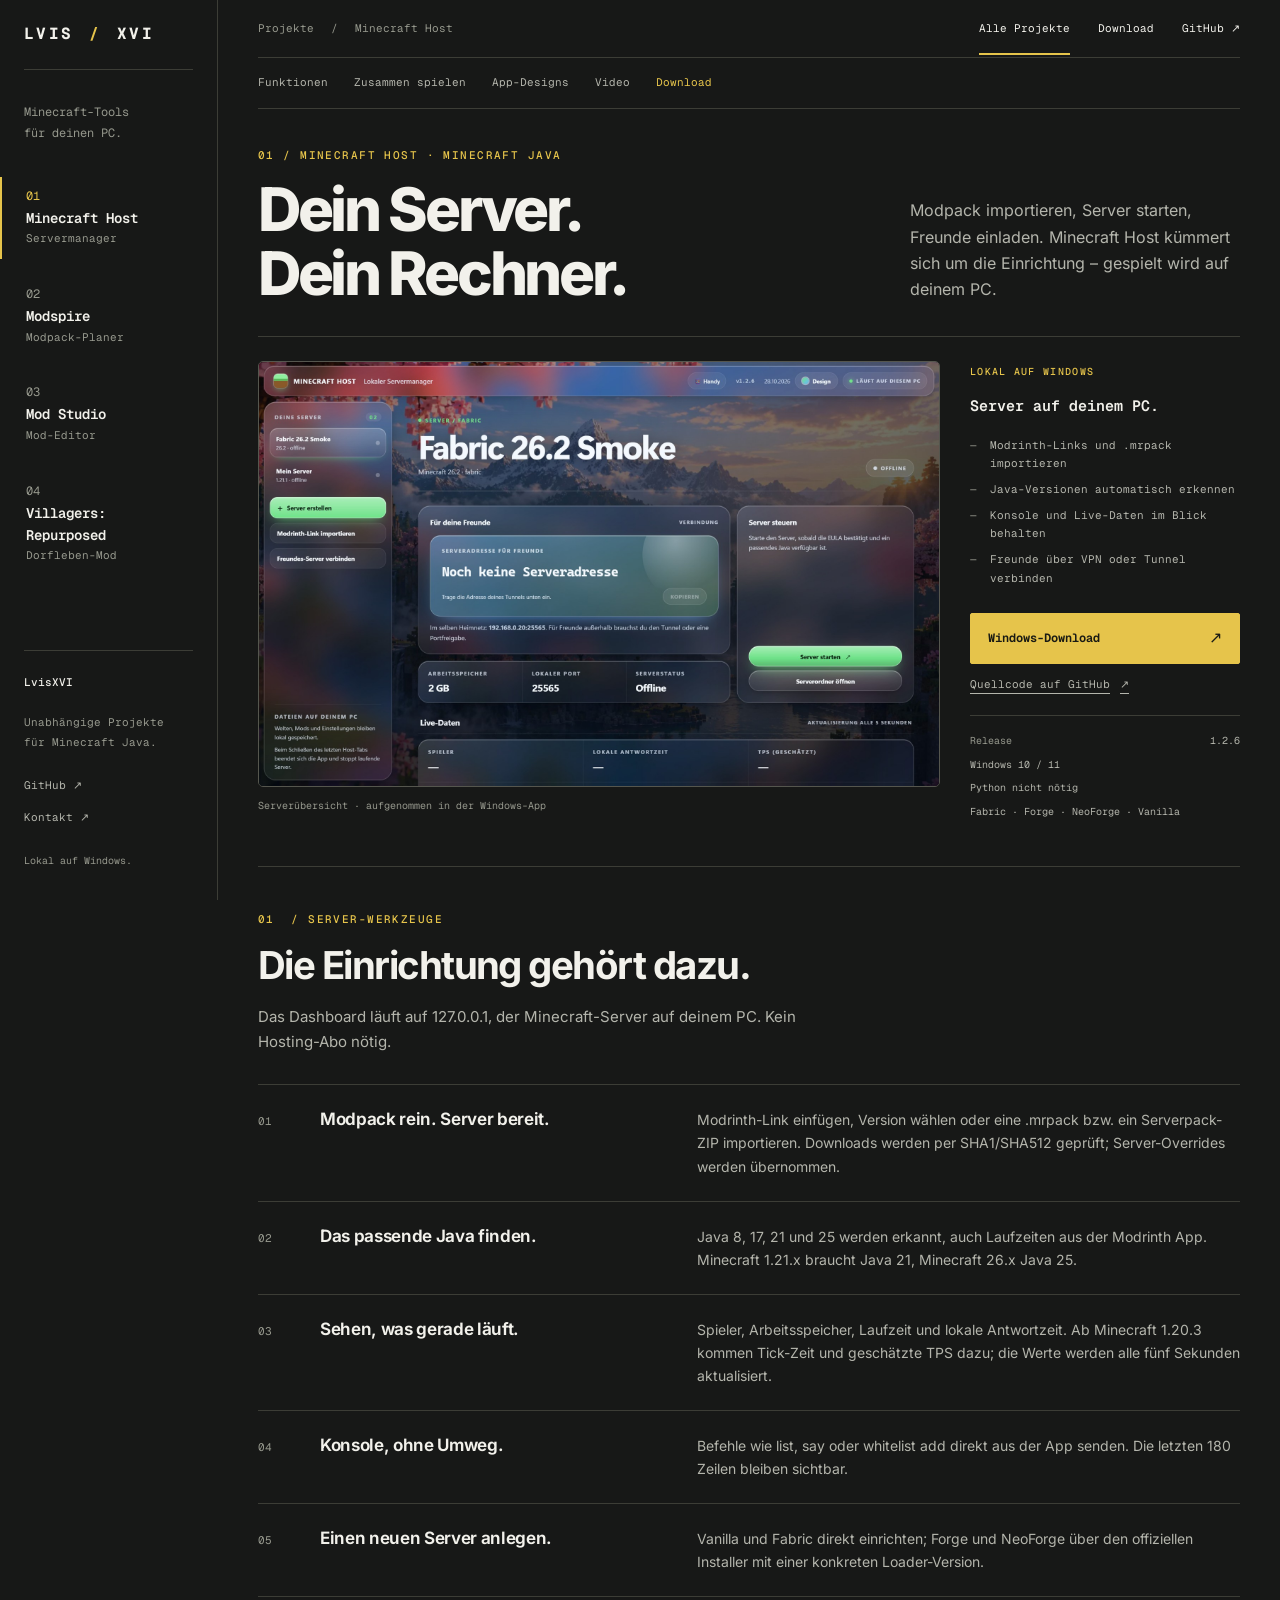
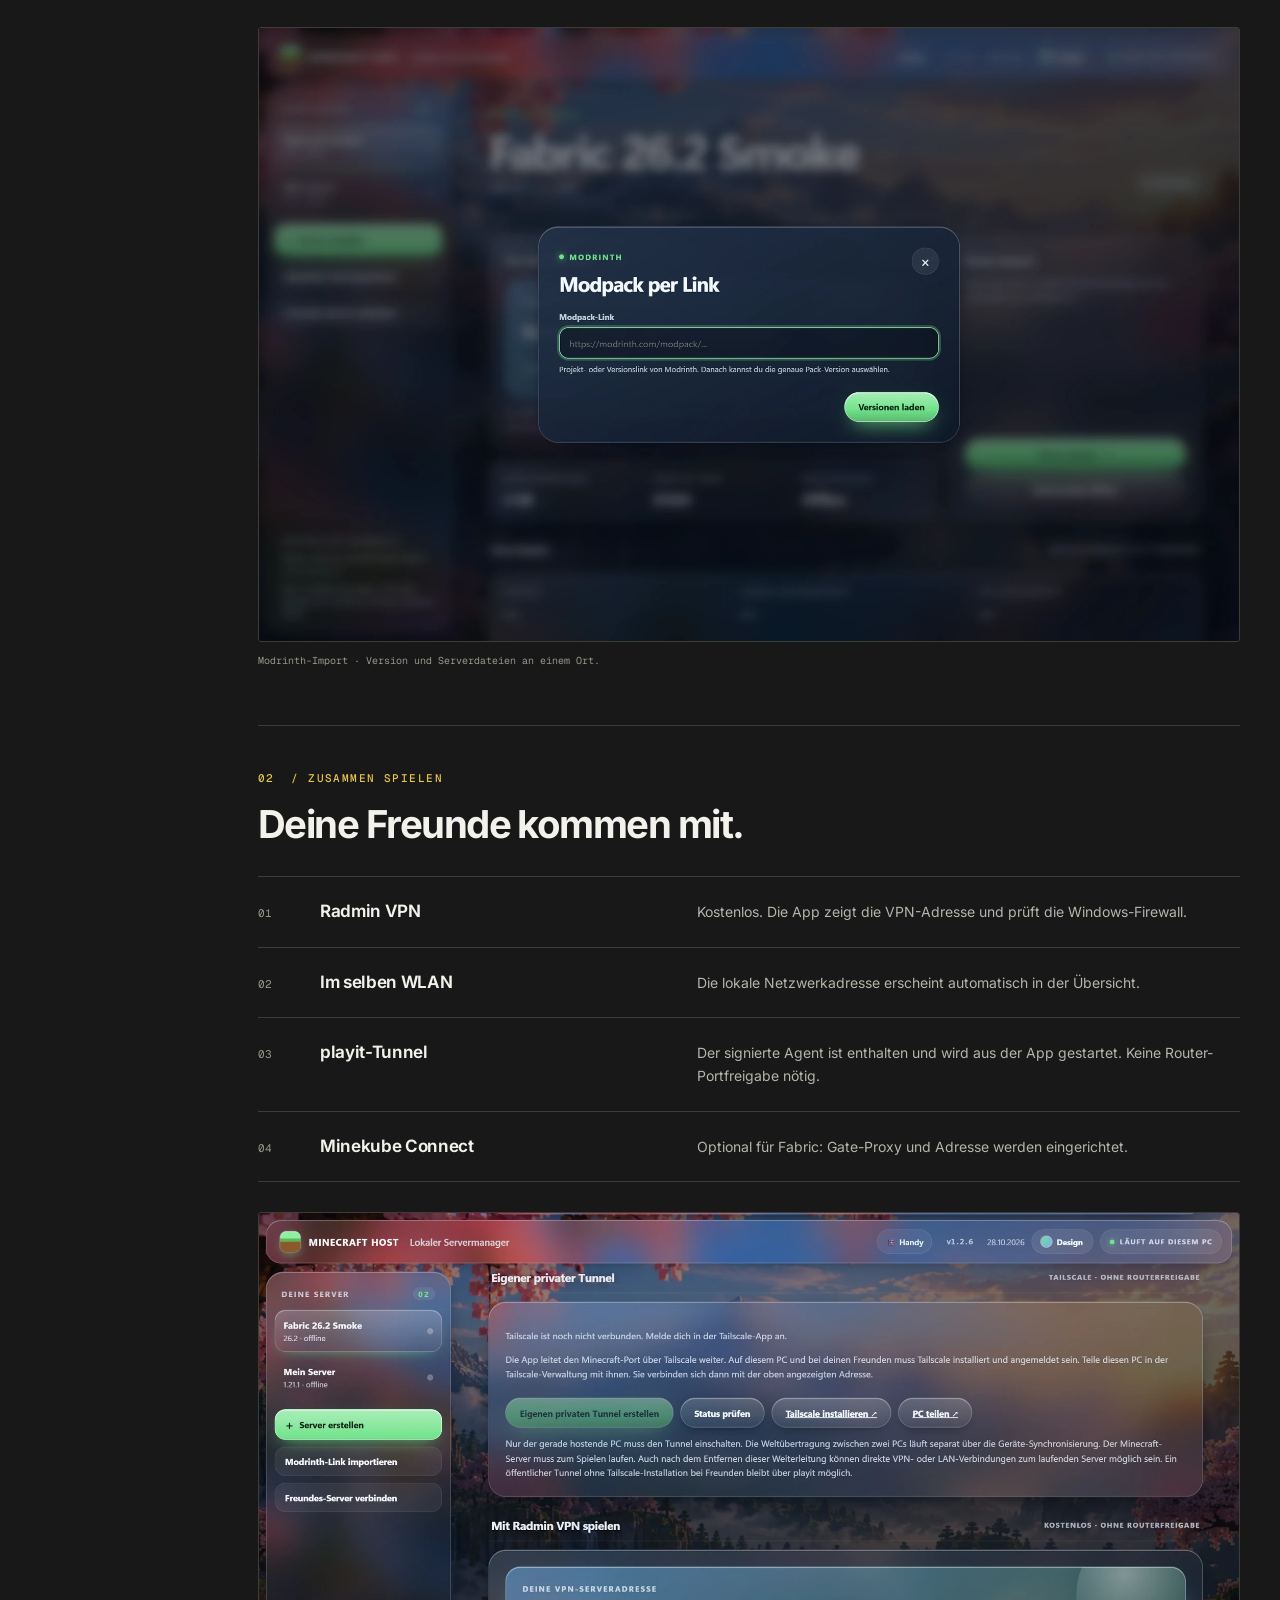
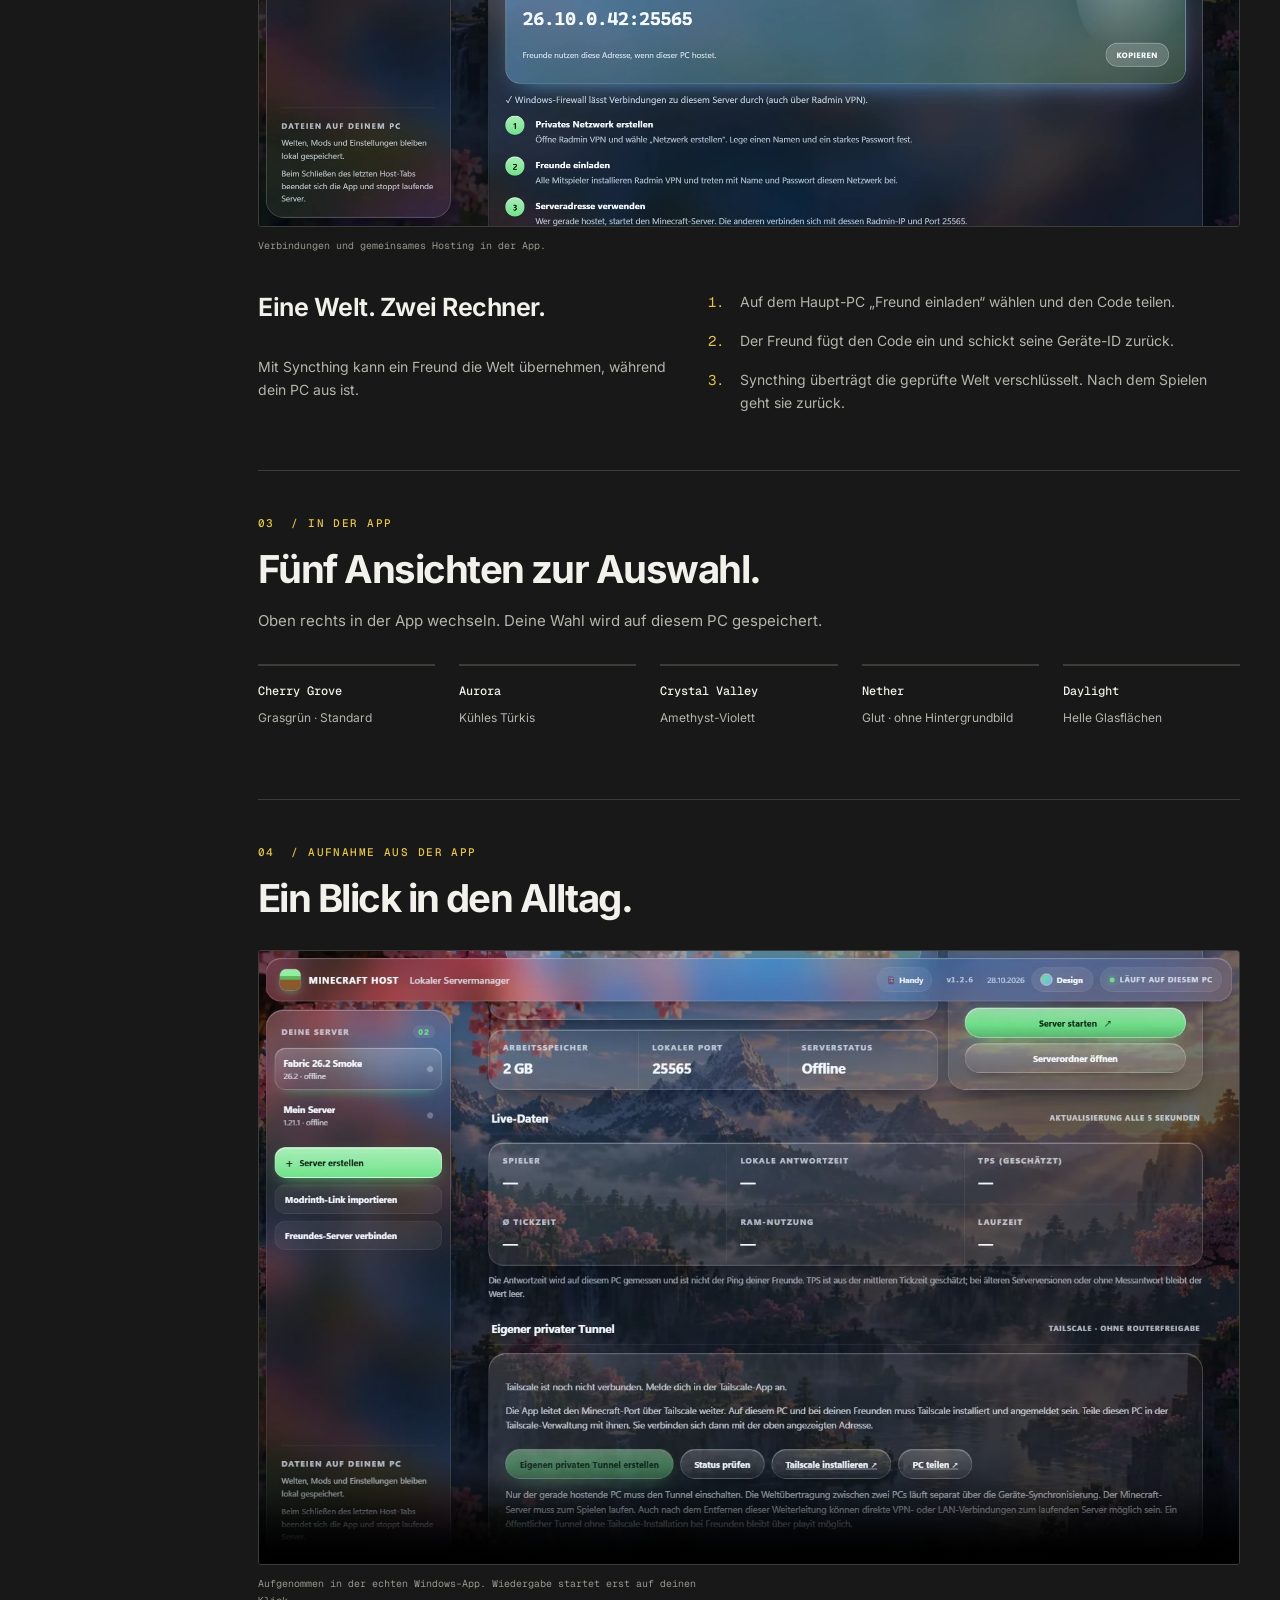
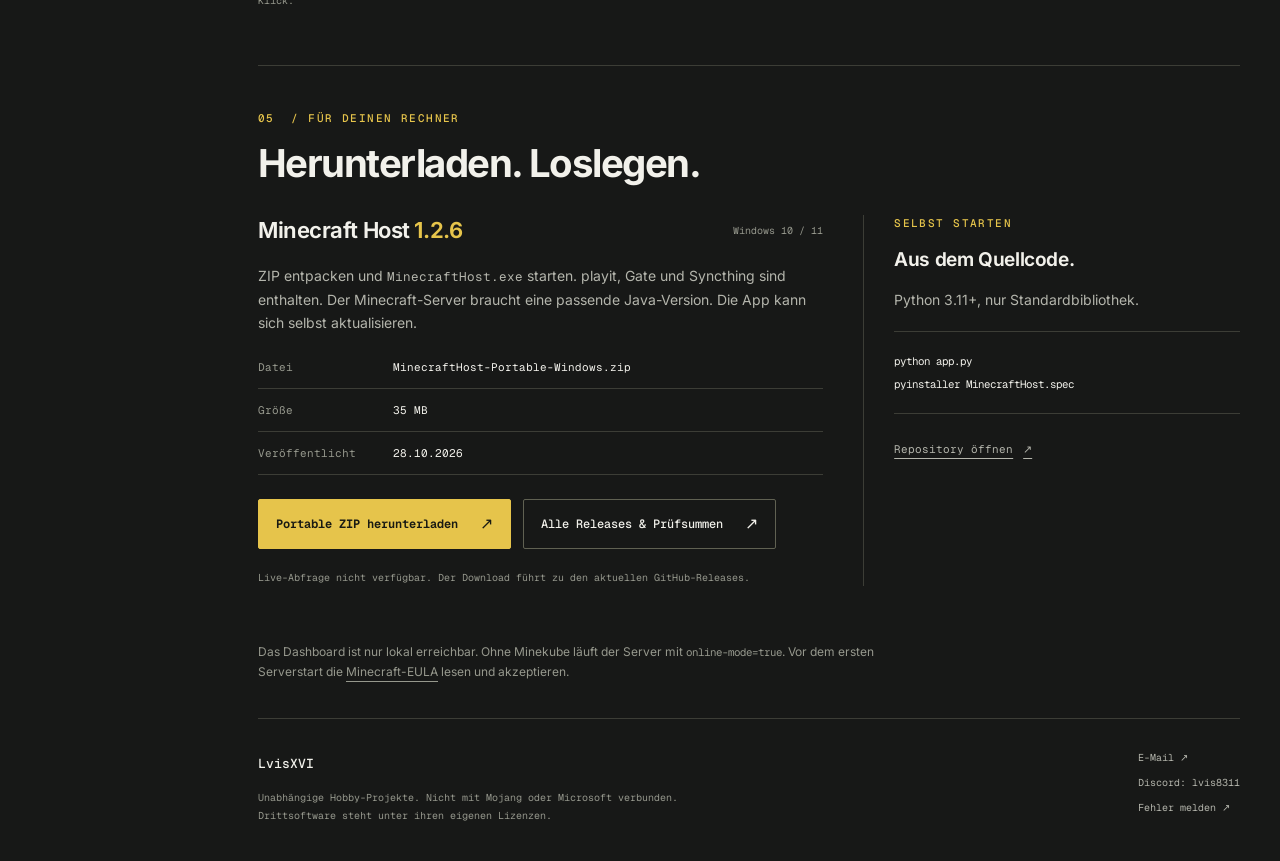
<file: docs/index.html>
<!doctype html>
<html lang="de">
  <head>
    <meta charset="utf-8" />
    <meta name="viewport" content="width=device-width, initial-scale=1" />
    <meta name="theme-color" content="#171817" />
    <title>Minecraft Host — Server auf deinem PC.</title>
    <meta
      name="description"
      content="Modpack importieren, Server starten, Freunde einladen. Minecraft Host kümmert sich um die Einrichtung – gespielt wird auf deinem PC."
    />
    <link rel="canonical" href="https://lvisxvi.github.io/minecraft-host/" />
    <meta property="og:type" content="website" />
    <meta
      property="og:url"
      content="https://lvisxvi.github.io/minecraft-host/"
    />
    <meta
      property="og:title"
      content="Minecraft Host — Server auf deinem PC."
    />
    <meta
      property="og:description"
      content="Modpack importieren, Server starten, Freunde einladen. Minecraft Host kümmert sich um die Einrichtung – gespielt wird auf deinem PC."
    />
    <meta
      property="og:image"
      content="https://lvisxvi.github.io/minecraft-host/media/minecraft-host-overview.jpg"
    />
    <meta name="twitter:card" content="summary_large_image" />
    <link rel="stylesheet" href="site.css" />
    <script type="application/ld+json">
      {
        "@context": "https://schema.org",
        "@type": "SoftwareApplication",
        "name": "Minecraft Host",
        "applicationCategory": "GameApplication",
        "operatingSystem": "Windows 10, Windows 11",
        "url": "https://lvisxvi.github.io/minecraft-host/",
        "downloadUrl": "https://github.com/LvisXVI/minecraft-host/releases/latest",
        "author": { "@type": "Person", "name": "LvisXVI" },
        "offers": { "@type": "Offer", "price": "0", "priceCurrency": "EUR" }
      }
    </script>
    <script src="site.js" defer></script>
  </head>
  <body
    class="product-page"
    data-repo="LvisXVI/minecraft-host"
    data-asset="Portable.*\.zip$"
  >
    <a class="skip-link" href="#main">Zum Inhalt</a>
    <aside class="project-rail">
      <a class="wordmark" href="../" aria-label="LvisXVI – Startseite"
        >LVIS <span>/</span> XVI</a
      >
      <p class="rail-intro">Minecraft-Tools<br />für deinen PC.</p>
      <nav class="project-nav" aria-label="Projekte">
        <a class="project-link" href="./" aria-current="page"
          ><span class="project-number">01</span
          ><span
            ><strong>Minecraft Host</strong><small>Servermanager</small></span
          ></a
        ><a class="project-link" href="../modspire/"
          ><span class="project-number">02</span
          ><span
            ><strong>Modspire</strong><small>Modpack-Planer</small></span
          ></a
        ><a class="project-link" href="../minecraft-mod-studio/"
          ><span class="project-number">03</span
          ><span><strong>Mod Studio</strong><small>Mod-Editor</small></span></a
        ><a class="project-link" href="../Villager-Repurposed/"
          ><span class="project-number">04</span
          ><span
            ><strong>Villagers: Repurposed</strong><small>Dorfleben-Mod</small></span
          ></a
        >
      </nav>
      <div class="rail-footer">
        <p>
          <strong>LvisXVI</strong><br />Unabhängige Projekte<br />für Minecraft
          Java.
        </p>
        <a href="https://github.com/LvisXVI"
          >GitHub <span aria-hidden="true">↗</span></a
        ><a href="mailto:luisminecraft1x@gmail.com"
          >Kontakt <span aria-hidden="true">↗</span></a
        ><span class="rail-note">Lokal auf Windows.</span>
      </div>
    </aside>
    <div class="site-body">
      <header class="topbar">
        <span class="breadcrumb"
          >Projekte <span aria-hidden="true">/</span> Minecraft Host</span
        >
        <nav aria-label="Seitenmenü">
          <a href="../">Alle Projekte</a><a href="#download">Download</a
          ><a href="https://github.com/LvisXVI/minecraft-host"
            >GitHub <span aria-hidden="true">↗</span></a
          >
        </nav>
      </header>
      <main id="main">
        <nav class="section-nav" aria-label="Auf dieser Seite">
          <a href="#features">Funktionen</a
          ><a href="#friends">Zusammen spielen</a
          ><a href="#designs">App-Designs</a><a href="#demo">Video</a
          ><a href="#download">Download</a>
        </nav>
        <header class="page-intro" id="top">
          <p class="eyebrow">01 / Minecraft Host · Minecraft Java</p>
          <div class="intro-layout">
            <h1>Dein Server.<br />Dein Rechner.</h1>
            <p class="lead">
              Modpack importieren, Server starten, Freunde einladen. Minecraft
              Host kümmert sich um die Einrichtung – gespielt wird auf deinem
              PC.
            </p>
          </div>
        </header>
        <section class="product-lead" aria-label="Minecraft Host im Überblick">
          <figure class="hero-shot">
            <img
              src="media/minecraft-host-overview.jpg"
              alt="Minecraft Host: Serverübersicht mit Serversteuerung, Verbindung und Live-Daten"
              width="1280"
              height="800"
              fetchpriority="high"
            />
            <figcaption>
              Serverübersicht · aufgenommen in der Windows-App
            </figcaption>
          </figure>
          <div class="product-brief">
            <p class="eyebrow">Lokal auf Windows</p>
            <h2>Server auf deinem PC.</h2>
            <ul class="capabilities">
              <li>Modrinth-Links und .mrpack importieren</li>
              <li>Java-Versionen automatisch erkennen</li>
              <li>Konsole und Live-Daten im Blick behalten</li>
              <li>Freunde über VPN oder Tunnel verbinden</li>
            </ul>
            <div class="stack-actions">
              <a class="button primary" href="#download"
                >Windows-Download <span aria-hidden="true">↗</span></a
              ><a
                class="text-link"
                href="https://github.com/LvisXVI/minecraft-host"
                >Quellcode auf GitHub <span aria-hidden="true">↗</span></a
              >
            </div>
            <dl class="product-facts">
              <div>
                <dt>Release</dt>
                <dd data-release-version>1.2.6</dd>
              </div>
              <div>
                <dt class="visually-hidden">Voraussetzung</dt>
                <dd>Windows 10 / 11</dd>
              </div>
              <div>
                <dt class="visually-hidden">Voraussetzung</dt>
                <dd>Python nicht nötig</dd>
              </div>
              <div>
                <dt class="visually-hidden">Voraussetzung</dt>
                <dd>Fabric · Forge · NeoForge · Vanilla</dd>
              </div>
            </dl>
          </div>
        </section>
        <section class="content-section" id="features">
          <div class="section-heading">
            <p class="eyebrow"><span>01</span> / Server-Werkzeuge</p>
            <h2>Die Einrichtung gehört dazu.</h2>
            <p class="section-intro">
              Das Dashboard läuft auf 127.0.0.1, der Minecraft-Server auf deinem
              PC. Kein Hosting-Abo nötig.
            </p>
          </div>
          <div class="feature-list">
            <article class="feature-row">
              <span class="row-number">01</span>
              <h3>Modpack rein. Server bereit.</h3>
              <p>
                Modrinth-Link einfügen, Version wählen oder eine .mrpack bzw.
                ein Serverpack-ZIP importieren. Downloads werden per SHA1/SHA512
                geprüft; Server-Overrides werden übernommen.
              </p>
            </article>
            <article class="feature-row">
              <span class="row-number">02</span>
              <h3>Das passende Java finden.</h3>
              <p>
                Java 8, 17, 21 und 25 werden erkannt, auch Laufzeiten aus der
                Modrinth App. Minecraft 1.21.x braucht Java 21, Minecraft 26.x
                Java 25.
              </p>
            </article>
            <article class="feature-row">
              <span class="row-number">03</span>
              <h3>Sehen, was gerade läuft.</h3>
              <p>
                Spieler, Arbeitsspeicher, Laufzeit und lokale Antwortzeit. Ab
                Minecraft 1.20.3 kommen Tick-Zeit und geschätzte TPS dazu; die
                Werte werden alle fünf Sekunden aktualisiert.
              </p>
            </article>
            <article class="feature-row">
              <span class="row-number">04</span>
              <h3>Konsole, ohne Umweg.</h3>
              <p>
                Befehle wie list, say oder whitelist add direkt aus der App
                senden. Die letzten 180 Zeilen bleiben sichtbar.
              </p>
            </article>
            <article class="feature-row">
              <span class="row-number">05</span>
              <h3>Einen neuen Server anlegen.</h3>
              <p>
                Vanilla und Fabric direkt einrichten; Forge und NeoForge über
                den offiziellen Installer mit einer konkreten Loader-Version.
              </p>
            </article>
          </div>
          <figure class="screenshot">
            <img
              src="media/host-modrinth.webp"
              alt="Dialog zum Import eines Modrinth-Modpacks"
              loading="lazy"
              width="1280"
              height="800"
            />
            <figcaption>
              Modrinth-Import · Version und Serverdateien an einem Ort.
            </figcaption>
          </figure>
        </section>
        <section class="content-section" id="friends">
          <div class="section-heading">
            <p class="eyebrow"><span>02</span> / Zusammen spielen</p>
            <h2>Deine Freunde kommen mit.</h2>
          </div>
          <div class="feature-list">
            <article class="feature-row">
              <span class="row-number">01</span>
              <h3>Radmin VPN</h3>
              <p>
                Kostenlos. Die App zeigt die VPN-Adresse und prüft die
                Windows-Firewall.
              </p>
            </article>
            <article class="feature-row">
              <span class="row-number">02</span>
              <h3>Im selben WLAN</h3>
              <p>
                Die lokale Netzwerkadresse erscheint automatisch in der
                Übersicht.
              </p>
            </article>
            <article class="feature-row">
              <span class="row-number">03</span>
              <h3>playit-Tunnel</h3>
              <p>
                Der signierte Agent ist enthalten und wird aus der App
                gestartet. Keine Router-Portfreigabe nötig.
              </p>
            </article>
            <article class="feature-row">
              <span class="row-number">04</span>
              <h3>Minekube Connect</h3>
              <p>
                Optional für Fabric: Gate-Proxy und Adresse werden eingerichtet.
              </p>
            </article>
          </div>
          <figure class="screenshot">
            <img
              src="media/host-connect.webp"
              alt="Verbindungsübersicht mit Radmin-Adresse und Firewall-Prüfung"
              loading="lazy"
              width="1280"
              height="800"
            />
            <figcaption>
              Verbindungen und gemeinsames Hosting in der App.
            </figcaption>
          </figure>
          <div class="shared-world">
            <h3>Eine Welt. Zwei Rechner.</h3>
            <p>
              Mit Syncthing kann ein Freund die Welt übernehmen, während dein PC
              aus ist.
            </p>
            <ol>
              <li>
                Auf dem Haupt-PC „Freund einladen“ wählen und den Code teilen.
              </li>
              <li>
                Der Freund fügt den Code ein und schickt seine Geräte-ID zurück.
              </li>
              <li>
                Syncthing überträgt die geprüfte Welt verschlüsselt. Nach dem
                Spielen geht sie zurück.
              </li>
            </ol>
          </div>
        </section>
        <section class="content-section" id="designs">
          <div class="section-heading">
            <p class="eyebrow"><span>03</span> / In der App</p>
            <h2>Fünf Ansichten zur Auswahl.</h2>
            <p class="section-intro">
              Oben rechts in der App wechseln. Deine Wahl wird auf diesem PC
              gespeichert.
            </p>
          </div>
          <div class="theme-list">
            <div>
              <strong>Cherry Grove</strong><span>Grasgrün · Standard</span>
            </div>
            <div><strong>Aurora</strong><span>Kühles Türkis</span></div>
            <div>
              <strong>Crystal Valley</strong><span>Amethyst-Violett</span>
            </div>
            <div>
              <strong>Nether</strong><span>Glut · ohne Hintergrundbild</span>
            </div>
            <div><strong>Daylight</strong><span>Helle Glasflächen</span></div>
          </div>
        </section>
        <section class="content-section" id="demo">
          <div class="section-heading">
            <p class="eyebrow"><span>04</span> / Aufnahme aus der App</p>
            <h2>Ein Blick in den Alltag.</h2>
          </div>
          <figure class="demo-video">
            <video
              controls
              playsinline
              preload="none"
              width="1440"
              height="900"
              poster="media/minecraft-host-demo-poster.jpg"
              aria-label="Minecraft Host – Video der Windows-App"
            >
              <source src="media/minecraft-host-demo.webm" type="video/webm" />
              <source src="media/minecraft-host-demo.mp4" type="video/mp4" />
              Dein Browser kann dieses Video nicht abspielen.
              <a href="media/minecraft-host-demo.mp4">Video als MP4 öffnen</a>.
            </video>
            <figcaption>
              Aufgenommen in der echten Windows-App. Wiedergabe startet erst auf
              deinen Klick.
            </figcaption>
          </figure>
        </section>
        <section class="content-section" id="download">
          <div class="section-heading">
            <p class="eyebrow"><span>05</span> / Für deinen Rechner</p>
            <h2>Herunterladen. Loslegen.</h2>
          </div>
          <div class="download-layout">
            <div class="download-main">
              <div class="release-title">
                <h3>Minecraft Host <span data-release-version>1.2.6</span></h3>
                <span class="platform">Windows 10 / 11</span>
              </div>
              <p>
                ZIP entpacken und <code>MinecraftHost.exe</code> starten.
                playit, Gate und Syncthing sind enthalten. Der Minecraft-Server
                braucht eine passende Java-Version. Die App kann sich selbst
                aktualisieren.
              </p>
              <dl class="release-spec">
                <div>
                  <dt>Datei</dt>
                  <dd data-release-name>MinecraftHost-Portable-Windows.zip</dd>
                </div>
                <div>
                  <dt>Größe</dt>
                  <dd data-release-size>35 MB</dd>
                </div>
                <div>
                  <dt>Veröffentlicht</dt>
                  <dd data-release-date>28.10.2026</dd>
                </div>
              </dl>
              <div class="actions">
                <a
                  class="button primary"
                  href="https://github.com/LvisXVI/minecraft-host/releases/latest"
                  data-release-download
                  >Portable ZIP herunterladen
                  <span aria-hidden="true">↗</span></a
                ><a
                  class="button"
                  href="https://github.com/LvisXVI/minecraft-host/releases"
                  >Alle Releases &amp; Prüfsummen
                  <span aria-hidden="true">↗</span></a
                >
              </div>
              <p class="release-note" data-release-status>
                Release-Stand: 1.2.6. Weitere Versionen auf GitHub.
              </p>
            </div>
            <aside class="source-panel">
              <p class="eyebrow">Selbst starten</p>
              <h3>Aus dem Quellcode.</h3>
              <p>Python 3.11+, nur Standardbibliothek.</p>
              <pre><code>python app.py
pyinstaller MinecraftHost.spec</code></pre>
              <a
                class="text-link"
                href="https://github.com/LvisXVI/minecraft-host"
                >Repository öffnen <span aria-hidden="true">↗</span></a
              >
            </aside>
          </div>
        </section>
        <p class="legal-note">
          Das Dashboard ist nur lokal erreichbar. Ohne Minekube läuft der Server
          mit <code>online-mode=true</code>. Vor dem ersten Serverstart die
          <a href="https://www.minecraft.net/eula">Minecraft-EULA</a> lesen und
          akzeptieren.
        </p>
      </main>
      <footer class="site-footer" id="contact">
        <div>
          <a class="footer-name" href="../">LvisXVI</a>
          <p>
            Unabhängige Hobby-Projekte. Nicht mit Mojang oder Microsoft
            verbunden.<br />Drittsoftware steht unter ihren eigenen Lizenzen.
          </p>
        </div>
        <div class="footer-links">
          <a href="mailto:luisminecraft1x@gmail.com"
            >E-Mail <span aria-hidden="true">↗</span></a
          ><span>Discord: lvis8311</span
          ><a href="https://github.com/LvisXVI/minecraft-host/issues"
            >Fehler melden <span aria-hidden="true">↗</span></a
          >
        </div>
      </footer>
    </div>
  </body>
</html>
</file>
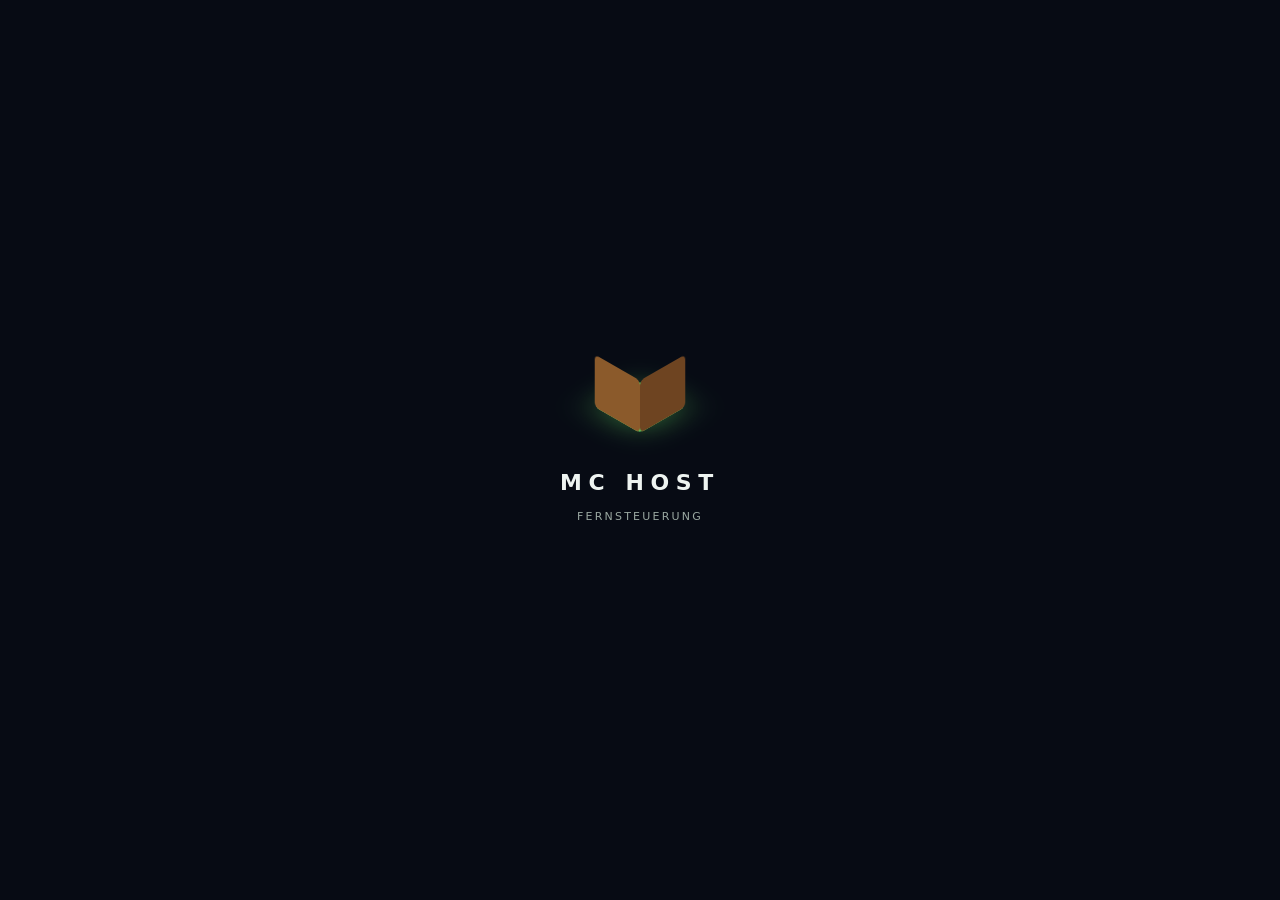
<file: android/app/src/main/assets/www/index.html>
<!doctype html>
<html lang="de">
<head>
  <meta charset="utf-8">
  <meta name="viewport" content="width=device-width, initial-scale=1, viewport-fit=cover">
  <meta name="color-scheme" content="dark">
  <title>MC Host</title>
  <link rel="stylesheet" href="app.css">
</head>
<body>
  <div class="sky" aria-hidden="true"><i></i><i></i><i></i></div>

  <div class="launch" id="launch" aria-hidden="true">
    <div class="launch-block"><span></span><span></span><span></span></div>
    <strong>MC HOST</strong>
    <small>Fernsteuerung</small>
  </div>

  <header class="bar">
    <button class="bar-back" id="back" type="button" aria-label="Zurück" hidden>‹</button>
    <div class="bar-title"><small id="bar-kicker">MINECRAFT HOST</small><strong id="bar-title">Server</strong></div>
    <button class="link" id="link" type="button" title="Verbindung" aria-label="Verbindung"><i class="link-dot" id="link-dot"></i><b id="link-text">…</b></button>
  </header>

  <main id="screens"></main>

  <nav class="tabs" id="tabs" hidden>
    <button type="button" data-tab="servers" aria-current="true"><span aria-hidden="true">▦</span>Server</button>
    <button type="button" data-tab="create"><span aria-hidden="true">＋</span>Neu</button>
    <button type="button" data-tab="tunnel"><span aria-hidden="true">⇄</span>Tunnel</button>
    <button type="button" data-tab="settings"><span aria-hidden="true">⚙</span>Verbindung</button>
  </nav>

  <div class="toast" id="toast" role="status" hidden></div>
  <script src="app.js"></script>
</body>
</html>
</file>
<file: docs/site.css>
@font-face {
  font-family: Inter;
  src: url("fonts/inter-latin.woff2") format("woff2");
  font-style: normal;
  font-weight: 100 900;
  font-display: swap;
}
@font-face {
  font-family: Geist Mono;
  src: url("fonts/geist-mono.woff2") format("woff2");
  font-style: normal;
  font-weight: 100 900;
  font-display: swap;
}
:root {
  color-scheme: dark;
  --bg: #171817;
  --surface: #1c1d1b;
  --ink: #f2f1eb;
  --muted: #b4b5ac;
  --dim: #96988d;
  --line: #3c3d36;
  --accent: #e6c44b;
  --mono: "Geist Mono", Consolas, monospace;
  --sans: Inter, Arial, sans-serif;
  font-family: var(--sans);
  font-synthesis: none;
}
* {
  box-sizing: border-box;
}
html {
  scroll-behavior: smooth;
  scroll-padding-top: 90px;
}
body {
  margin: 0;
  background: var(--bg);
  color: var(--ink);
  font-size: 16px;
  line-height: 1.65;
}
a {
  color: inherit;
  text-underline-offset: 5px;
}
a:hover {
  color: var(--accent);
}
button {
  font: inherit;
}
a,
button,
canvas {
  -webkit-tap-highlight-color: transparent;
}
a:focus-visible,
button:focus-visible,
canvas:focus-visible,
video:focus-visible {
  outline: 2px solid var(--accent);
  outline-offset: 5px;
}
img,
video {
  display: block;
  max-width: 100%;
  height: auto;
}
img {
  background: var(--surface);
}
figure,
p,
h1,
h2,
h3,
dl {
  margin: 0;
}
ul {
  padding-left: 20px;
}
button,
a {
  touch-action: manipulation;
}
[hidden] {
  display: none !important;
}
::selection {
  color: var(--bg);
  background: var(--accent);
}
.visually-hidden {
  position: absolute;
  width: 1px;
  height: 1px;
  padding: 0;
  margin: -1px;
  overflow: hidden;
  clip: rect(0, 0, 0, 0);
  white-space: nowrap;
  border: 0;
}
.skip-link {
  position: fixed;
  top: 12px;
  left: 24px;
  z-index: 30;
  background: var(--accent);
  color: #171817;
  padding: 10px 18px;
  transform: translateY(-180%);
}
.skip-link:focus {
  transform: none;
}
.project-rail {
  position: fixed;
  inset: 0 auto 0 0;
  width: 218px;
  padding: 24px 24px 30px;
  border-right: 1px solid var(--line);
  display: flex;
  flex-direction: column;
  background: var(--bg);
  z-index: 10;
  overflow-y: auto;
}
.wordmark {
  display: block;
  padding-bottom: 24px;
  border-bottom: 1px solid var(--line);
  font-family: var(--mono);
  font-size: 16px;
  line-height: 1.3;
  font-weight: 700;
  letter-spacing: 0.15em;
  text-decoration: none;
  white-space: nowrap;
}
.wordmark span {
  color: var(--accent);
  padding-inline: 3px;
}
.rail-intro {
  margin: 32px 0 32px;
  font: 12px/1.8 var(--mono);
  color: var(--dim);
}
.project-nav {
  display: grid;
  gap: 16px;
  margin-left: -24px;
}
.project-link {
  position: relative;
  display: flex;
  flex-direction: column;
  gap: 2px;
  padding: 10px 14px 10px 24px;
  text-decoration: none;
  border-left: 2px solid transparent;
}
.project-link strong {
  display: block;
  font: 600 14px/1.6 var(--mono);
}
.project-link small {
  display: block;
  color: var(--dim);
  font: 11px/1.8 var(--mono);
}
.project-number {
  color: var(--dim);
  font: 12px/1.5 var(--mono);
}
.project-link[aria-current="page"],
.project-link:hover {
  border-color: var(--accent);
}
.project-link[aria-current="page"] .project-number,
.project-link:hover .project-number {
  color: var(--accent);
}
.rail-footer {
  margin-top: auto;
  padding-top: 52px;
  font: 11px/1.8 var(--mono);
  color: var(--dim);
  display: grid;
  gap: 12px;
}
.rail-footer p {
  padding-top: 22px;
  border-top: 1px solid var(--line);
  margin-bottom: 12px;
}
.rail-footer strong {
  display: block;
  color: var(--ink);
  font-weight: 500;
}
.rail-footer a {
  color: var(--muted);
  text-decoration: none;
}
.rail-footer a:hover {
  color: var(--accent);
}
.rail-note {
  margin-top: 12px;
  font-size: 10px;
  color: var(--dim);
}
.site-body {
  margin-left: 218px;
  padding: 0 40px;
  max-width: 1900px;
}
.topbar {
  height: 74px;
  display: flex;
  align-items: center;
  justify-content: space-between;
  gap: 20px;
  border-bottom: 1px solid var(--line);
  font: 11px/1.5 var(--mono);
}
.breadcrumb {
  color: var(--dim);
}
.breadcrumb > span {
  padding: 0 10px;
}
.topbar nav {
  display: flex;
  gap: 28px;
}
.topbar a {
  text-decoration: none;
  white-space: nowrap;
}
.topbar a:first-child {
  border-bottom: 2px solid var(--accent);
  padding: 26px 0 24px;
}
.section-nav {
  display: flex;
  gap: 26px;
  padding: 16px 0;
  border-bottom: 1px solid var(--line);
  font: 11px/1.6 var(--mono);
}
.section-nav a {
  text-decoration: none;
  color: var(--muted);
  white-space: nowrap;
}
.section-nav a:hover,
.section-nav a[aria-current="location"] {
  color: var(--accent);
}
.page-intro {
  padding: 38px 0 30px;
}
.eyebrow {
  font: 500 11px/1.6 var(--mono);
  letter-spacing: 0.13em;
  text-transform: uppercase;
  color: var(--accent);
  margin-bottom: 14px;
}
.eyebrow > span {
  margin-right: 8px;
}
h1 {
  font-size: clamp(38px, 4.7vw, 76px);
  font-weight: 800;
  letter-spacing: -0.055em;
  line-height: 1.06;
  text-wrap: balance;
}
h2 {
  font-size: clamp(28px, 3vw, 44px);
  line-height: 1.15;
  font-weight: 700;
  letter-spacing: -0.04em;
  text-wrap: balance;
}
h3 {
  font-size: 19px;
  line-height: 1.4;
  letter-spacing: -0.02em;
  font-weight: 650;
}
.lead {
  color: var(--muted);
  font-size: 18px;
  line-height: 1.65;
  margin-top: 14px;
  max-width: 65ch;
}
.home-page .page-intro .lead {
  margin-top: 12px;
}
.intro-layout {
  display: grid;
  grid-template-columns: minmax(0, 1.3fr) minmax(0, 0.7fr);
  gap: 40px;
  align-items: end;
}
.intro-layout .lead {
  margin: 0 0 3px;
  font-size: 16px;
  max-width: 41ch;
}
.project-entry {
  border-top: 1px solid var(--line);
  padding: 17px 0 24px;
}
.project-entry-heading {
  display: flex;
  align-items: center;
  justify-content: space-between;
  gap: 16px;
  margin-bottom: 15px;
}
.project-entry-heading h2 {
  font: 600 15px/1.5 var(--mono);
  text-transform: uppercase;
  letter-spacing: 0.04em;
}
.project-entry-heading h2 span {
  color: var(--accent);
  margin-right: 16px;
}
.project-entry-heading > span {
  color: var(--dim);
  font: 10px/1.5 var(--mono);
  text-transform: uppercase;
  letter-spacing: 0.07em;
}
.project-entry-body {
  display: grid;
  gap: 26px;
  grid-template-columns: minmax(0, 1fr) 270px;
}
.project-image {
  display: block;
  min-width: 0;
  grid-row: span 2;
  align-self: start;
  overflow: hidden;
  border: 1px solid #55564e;
  border-radius: 5px;
}
.project-image img {
  width: 100%;
  aspect-ratio: 16/10;
  object-fit: cover;
  transition: filter 0.2s;
}
.project-image:hover img {
  filter: brightness(1.08);
}
.project-description h3 {
  font-family: var(--mono);
  font-size: 14px;
  letter-spacing: 0;
  margin-bottom: 10px;
}
.project-description p {
  font: 12px/1.8 var(--mono);
  color: var(--muted);
  max-width: 46ch;
}
.capabilities {
  padding: 0;
  list-style: none;
  display: grid;
  gap: 8px;
  margin: 22px 0 0;
}
.capabilities li {
  font: 11px/1.65 var(--mono);
  color: var(--muted);
  padding-left: 20px;
  position: relative;
}
.capabilities li::before {
  content: "—";
  position: absolute;
  left: 0;
  color: var(--dim);
}
.featured .project-description {
  align-self: end;
}
.project-actions {
  display: grid;
  gap: 14px;
  align-content: start;
  justify-items: start;
}
.button {
  display: inline-flex;
  align-items: center;
  justify-content: space-between;
  gap: 22px;
  padding: 12px 17px;
  min-height: 44px;
  text-decoration: none;
  border: 1px solid #606152;
  border-radius: 2px;
  background: transparent;
  color: var(--ink);
  font: 500 12px/1.55 var(--mono);
  cursor: pointer;
  transition:
    background 0.15s,
    color 0.15s,
    border-color 0.15s;
  max-width: 100%;
  text-align: left;
}
.button > span {
  font-size: 16px;
}
.button:hover {
  color: var(--ink);
  border-color: var(--accent);
  background: #24251f;
}
.button.primary {
  background: var(--accent);
  border-color: var(--accent);
  color: #191a13;
  font-weight: 650;
}
.button.primary:hover {
  background: #f3d568;
  border-color: #f3d568;
  color: #14150d;
}
.text-link {
  display: inline-flex;
  align-items: center;
  gap: 10px;
  font: 11px/1.6 var(--mono);
  color: var(--muted);
}
.text-link:hover {
  color: var(--accent);
}
.compact .project-entry-body {
  grid-template-columns: minmax(0, 1.25fr) minmax(0, 0.8fr) auto;
  align-items: center;
  gap: 24px;
}
.compact .project-image {
  grid-row: auto;
}
.compact .project-image img {
  aspect-ratio: 2.55;
  object-position: top;
}
.compact .project-description h3 {
  font-size: 12px;
}
.compact .project-description p {
  font-size: 11px;
}
.compact .project-actions .button {
  min-width: 178px;
}
.compact .project-actions .text-link {
  font-size: 10px;
}
.about-note {
  display: grid;
  grid-template-columns: 170px 1fr;
  gap: 24px;
  padding: 44px 0 64px;
  border-top: 1px solid var(--line);
  margin-top: 16px;
}
.about-note p:not(.eyebrow) {
  font-size: 15px;
  color: var(--muted);
  max-width: 65ch;
}
.about-note .text-link {
  grid-column: 2;
}
.product-lead {
  display: grid;
  grid-template-columns: minmax(0, 1fr) 270px;
  gap: 30px;
  padding: 24px 0 46px;
  border-top: 1px solid var(--line);
}
.hero-shot {
  min-width: 0;
  align-self: start;
}
.hero-shot img {
  width: 100%;
  border: 1px solid #55564e;
  border-radius: 5px;
  aspect-ratio: 16/10;
  object-fit: cover;
}
.hero-shot figcaption,
.screenshot figcaption,
.demo-video figcaption {
  font: 10px/1.7 var(--mono);
  color: var(--dim);
  margin-top: 10px;
}
.product-brief {
  padding-top: 3px;
  align-self: start;
}
.product-brief h2 {
  font: 600 15px/1.6 var(--mono);
  letter-spacing: 0;
}
.product-brief .eyebrow {
  font-size: 10px;
}
.product-brief .capabilities {
  margin-top: 18px;
}
.stack-actions {
  display: grid;
  gap: 12px;
  margin-top: 26px;
}
.stack-actions .button {
  width: 100%;
}
.product-facts {
  border-top: 1px solid var(--line);
  padding-top: 17px;
  margin-top: 22px;
  display: grid;
  gap: 7px;
  font: 10px/1.65 var(--mono);
  color: var(--muted);
}
.product-facts > div:first-child {
  display: flex;
  justify-content: space-between;
}
.product-facts dt {
  color: var(--dim);
}
.product-facts dd {
  margin: 0;
}
.content-section {
  border-top: 1px solid var(--line);
  padding: 44px 0 56px;
  scroll-margin-top: 24px;
}
.section-heading {
  margin-bottom: 30px;
  max-width: 800px;
}
.section-heading h2 {
  max-width: 26ch;
}
.section-intro {
  color: var(--muted);
  font-size: 15px;
  max-width: 65ch;
  margin-top: 18px;
}
.feature-list {
  border-top: 1px solid var(--line);
}
.feature-row {
  display: grid;
  grid-template-columns: 38px minmax(0, 0.65fr) minmax(0, 1fr);
  gap: 24px;
  padding: 23px 0;
  border-bottom: 1px solid var(--line);
  align-items: baseline;
}
.feature-row h3 {
  font-size: 17px;
}
.feature-row p {
  font-size: 14px;
  color: var(--muted);
  max-width: 65ch;
}
.row-number {
  color: var(--dim);
  font: 11px/1.5 var(--mono);
}
.screenshot {
  margin-top: 30px;
}
.screenshot img {
  width: 100%;
  border: 1px solid var(--line);
  border-radius: 3px;
}
.gallery {
  display: grid;
  grid-template-columns: 1fr 1fr;
  gap: 24px;
  margin-bottom: 32px;
}
.gallery .screenshot {
  margin: 0;
}
.gallery img {
  aspect-ratio: 16/10;
  object-fit: cover;
}
.demo-video {
  max-width: 100%;
}
.demo-video video {
  width: 100%;
  border: 1px solid var(--line);
  border-radius: 3px;
}
.demo-video figcaption {
  max-width: 75ch;
}
.shared-world {
  display: grid;
  grid-template-columns: 1fr 1.3fr;
  gap: 18px 40px;
  margin-top: 36px;
}
.shared-world h3 {
  font-size: 25px;
  grid-column: 1;
}
.shared-world p {
  grid-column: 1;
  color: var(--muted);
  font-size: 14px;
}
.shared-world ol {
  grid-column: 2;
  grid-row: 1/3;
  margin: 0;
  display: grid;
  gap: 16px;
  color: var(--muted);
  font-size: 14px;
  padding-left: 24px;
}
.shared-world li {
  padding-left: 8px;
}
.shared-world li::marker {
  color: var(--accent);
  font-family: var(--mono);
}
.theme-list {
  display: grid;
  grid-template-columns: repeat(5, 1fr);
  gap: 24px;
}
.theme-list > div {
  border-top: 2px solid var(--line);
  padding: 16px 0;
  display: grid;
  gap: 8px;
}
.theme-list strong {
  font: 500 12px/1.5 var(--mono);
}
.theme-list span {
  font-size: 12px;
  color: var(--muted);
}
.plain-note {
  display: grid;
  grid-template-columns: 1fr 1fr;
  gap: 40px;
  color: var(--muted);
  font-size: 15px;
}
.status-columns {
  display: grid;
  grid-template-columns: 1fr 1fr;
  gap: 40px;
}
.status-columns > div {
  border-top: 1px solid var(--line);
  padding-top: 22px;
}
.status-columns ul {
  display: grid;
  gap: 12px;
  margin: 22px 0 0;
  font-size: 14px;
  color: var(--muted);
}
.status-columns li {
  padding-left: 6px;
}
.status-columns li::marker {
  color: var(--accent);
}
.status-columns p:last-child:not(.eyebrow) {
  font-size: 13px;
  color: var(--muted);
  margin-top: 22px;
}
.muted {
  color: var(--muted);
}
.download-layout {
  display: grid;
  grid-template-columns: minmax(0, 1.5fr) minmax(0, 1fr);
  gap: 40px;
}
.release-title {
  display: flex;
  justify-content: space-between;
  gap: 16px;
  align-items: center;
  margin-bottom: 18px;
}
.release-title h3 {
  font-size: 22px;
}
.release-title h3 span {
  color: var(--accent);
}
.platform {
  font: 10px/1.5 var(--mono);
  color: var(--dim);
  white-space: nowrap;
}
.download-main > p,
.source-panel > p:not(.eyebrow) {
  font-size: 14px;
  color: var(--muted);
}
.release-spec {
  margin: 24px 0;
  display: grid;
  gap: 12px;
  font: 11px/1.8 var(--mono);
}
.release-spec > div {
  display: grid;
  grid-template-columns: 115px minmax(0, 1fr);
  gap: 20px;
  padding-bottom: 10px;
  border-bottom: 1px solid var(--line);
}
.release-spec dt {
  color: var(--dim);
}
.release-spec dd {
  margin: 0;
  overflow-wrap: anywhere;
}
.actions {
  display: flex;
  flex-wrap: wrap;
  gap: 12px;
}
.release-note {
  font: 10px/1.7 var(--mono) !important;
  margin-top: 20px;
  color: var(--dim) !important;
}
.download-note {
  color: var(--muted);
  font-size: 13px;
  margin-top: 22px;
}
.source-panel {
  border-left: 1px solid var(--line);
  padding-left: 30px;
}
.source-panel h3 {
  margin-bottom: 14px;
}
.source-panel pre {
  margin: 20px 0;
  padding: 18px 0;
  border-block: 1px solid var(--line);
  overflow-x: auto;
  font: 12px/1.9 var(--mono);
  color: var(--ink);
}
code {
  font-family: var(--mono);
  font-size: 0.9em;
  overflow-wrap: anywhere;
}
.legal-note {
  font-size: 12px;
  color: var(--dim);
  padding: 0 0 36px;
  max-width: 85ch;
}
.doc-links {
  display: grid;
}
.doc-links a {
  display: grid;
  grid-template-columns: 1fr 1fr 24px;
  gap: 20px;
  padding: 20px 0;
  border-bottom: 1px solid var(--line);
  text-decoration: none;
  align-items: baseline;
}
.doc-links strong {
  font-size: 16px;
  font-weight: 500;
}
.doc-links span {
  color: var(--muted);
  font-size: 13px;
}
.doc-links span:last-child {
  color: var(--accent);
  text-align: right;
  font-size: 18px;
}
.texture-demo {
  display: grid;
  grid-template-columns: 320px 1fr;
  gap: 48px;
  align-items: center;
}
.texture-demo canvas {
  display: block;
  width: 100%;
  height: auto;
  aspect-ratio: 1;
  border: 1px solid #74766a;
  image-rendering: pixelated;
  touch-action: none;
  cursor: crosshair;
}
.texture-tools {
  display: grid;
  gap: 20px;
  justify-items: start;
}
.texture-tools > p {
  color: var(--muted);
  font-size: 14px;
}
.palette {
  display: flex;
  flex-wrap: wrap;
  gap: 8px;
}
.palette button {
  width: 30px;
  height: 30px;
  border: 2px solid transparent;
  border-radius: 0;
  cursor: pointer;
}
.palette button[aria-pressed="true"] {
  outline: 2px solid var(--ink);
  outline-offset: 3px;
}
.canvas-caption {
  font: 10px/1.7 var(--mono);
  color: var(--dim);
  margin-top: 12px;
}
.site-footer {
  border-top: 1px solid var(--line);
  padding: 30px 0 36px;
  display: flex;
  justify-content: space-between;
  gap: 36px;
}
.footer-name {
  font: 500 13px/1.5 var(--mono);
  text-decoration: none;
}
.site-footer p {
  font: 10px/1.8 var(--mono);
  color: var(--dim);
  margin-top: 14px;
}
.footer-links {
  display: grid;
  gap: 8px;
  font: 10px/1.7 var(--mono);
  color: var(--muted);
  align-content: start;
}
.footer-links a {
  text-decoration: none;
}
@media (min-width: 1600px) {
  .site-body {
    padding-inline: 56px;
  }
  .project-entry-body {
    grid-template-columns: minmax(0, 1fr) 310px;
  }
  .project-description p {
    font-size: 13px;
  }
  .capabilities li {
    font-size: 12px;
  }
  .product-lead {
    grid-template-columns: minmax(0, 1fr) 310px;
  }
}
@media (max-width: 1180px) {
  .project-rail {
    width: 190px;
    padding-inline: 20px;
  }
  .project-nav {
    margin-left: -20px;
  }
  .project-link {
    padding-left: 20px;
  }
  .site-body {
    margin-left: 190px;
    padding-inline: 28px;
  }
  .topbar nav {
    gap: 20px;
  }
  .breadcrumb {
    font-size: 10px;
  }
  .project-entry-body,
  .product-lead {
    grid-template-columns: minmax(0, 1fr) 230px;
    gap: 22px;
  }
  .compact .project-entry-body {
    grid-template-columns: minmax(0, 1fr) minmax(0, 0.8fr);
  }
  .compact .project-image {
    grid-row: span 2;
  }
  .compact .project-image img {
    aspect-ratio: 1.6;
  }
  .compact .project-actions {
    grid-column: 2;
  }
  .project-entry-heading > span {
    display: none;
  }
  .intro-layout {
    grid-template-columns: 1fr;
    gap: 18px;
  }
  .intro-layout .lead {
    max-width: 65ch;
  }
  .theme-list {
    grid-template-columns: repeat(3, 1fr);
  }
  .texture-demo {
    grid-template-columns: 280px 1fr;
    gap: 30px;
  }
  .download-layout {
    grid-template-columns: 1fr;
  }
  .source-panel {
    padding: 24px 0 0;
    border-left: 0;
    border-top: 1px solid var(--line);
  }
  .release-title {
    flex-wrap: wrap;
  }
}
@media (max-width: 900px) {
  .project-rail {
    position: relative;
    inset: auto;
    width: 100%;
    padding: 20px 28px 0;
    border-right: 0;
    overflow: visible;
  }
  .wordmark {
    border: 0;
    padding: 0;
    font-size: 15px;
  }
  .rail-intro,
  .rail-footer {
    display: none;
  }
  .project-nav {
    display: grid;
    grid-template-columns: repeat(3, minmax(0, 1fr));
    gap: 12px;
    margin: 20px 0 0;
    border-bottom: 1px solid var(--line);
  }
  .project-link {
    border-left: 0;
    border-bottom: 2px solid transparent;
    padding: 8px 0 14px;
    gap: 6px;
  }
  .project-link strong {
    font-size: 12px;
    line-height: 1.5;
  }
  .project-link small {
    font-size: 10px;
  }
  .project-number {
    font-size: 10px;
  }
  .site-body {
    margin-left: 0;
    padding: 0 28px;
  }
  .topbar {
    height: 62px;
  }
  .topbar a:first-child {
    padding: 20px 0 18px;
  }
  .topbar nav {
    gap: 22px;
  }
  .page-intro {
    padding: 32px 0 28px;
  }
  h1 {
    font-size: clamp(38px, 7vw, 64px);
  }
  .home-page .lead {
    font-size: 16px;
  }
  .project-entry-body {
    grid-template-columns: minmax(0, 1fr) 240px;
  }
  .product-lead {
    grid-template-columns: minmax(0, 1fr) 235px;
  }
  .product-brief .capabilities {
    gap: 7px;
  }
  .product-facts {
    font-size: 10px;
  }
  .feature-row {
    grid-template-columns: 28px minmax(0, 0.65fr) minmax(0, 1fr);
    gap: 18px;
  }
  .feature-row h3 {
    font-size: 16px;
  }
  .section-nav {
    gap: 22px;
    overflow-x: auto;
    scrollbar-width: thin;
    max-width: 100%;
  }
  .content-section {
    scroll-margin-top: 0;
  }
  .texture-demo {
    grid-template-columns: 280px 1fr;
  }
}
@media (max-width: 650px) {
  html {
    scroll-padding-top: 20px;
  }
  .project-rail {
    padding: 22px 20px 0;
  }
  .site-body {
    padding: 0 20px;
  }
  .wordmark {
    font-size: 14px;
  }
  .project-nav {
    gap: 12px;
    margin-top: 18px;
  }
  .project-link strong {
    font-size: 11px;
  }
  .project-link small {
    font-size: 9px;
  }
  .project-link {
    gap: 6px;
  }
  .topbar {
    font-size: 10px;
  }
  .breadcrumb {
    display: none;
  }
  .topbar nav {
    width: 100%;
    justify-content: space-between;
    gap: 16px;
  }
  .section-nav {
    font-size: 10px;
    gap: 22px;
    padding: 15px 0;
  }
  .page-intro {
    padding: 32px 0 26px;
  }
  .eyebrow {
    font-size: 10px;
  }
  h1 {
    font-size: clamp(35px, 8.3vw, 52px);
    letter-spacing: -0.05em;
    line-height: 1.08;
  }
  .lead,
  .home-page .lead {
    font-size: 14px;
    max-width: 36ch;
  }
  .intro-layout .lead {
    font-size: 14px;
    max-width: 46ch;
  }
  .project-entry-heading h2 {
    font-size: 12px;
    letter-spacing: 0;
  }
  .project-entry-heading h2 span {
    margin-right: 12px;
  }
  .project-entry-body,
  .compact .project-entry-body {
    grid-template-columns: 1fr;
    gap: 20px;
  }
  .project-image,
  .compact .project-image {
    grid-row: auto;
  }
  .project-image img,
  .compact .project-image img {
    aspect-ratio: 16/10;
  }
  .project-entry {
    padding: 17px 0 28px;
  }
  .featured .project-description {
    margin-top: 0;
  }
  .project-description h3,
  .compact .project-description h3 {
    font-size: 14px;
  }
  .project-description p,
  .compact .project-description p {
    font: 14px/1.75 var(--sans);
    max-width: 45ch;
  }
  .featured .capabilities {
    display: none;
  }
  .project-actions,
  .compact .project-actions {
    grid-column: auto;
    display: flex;
    align-items: center;
    flex-wrap: wrap;
    gap: 16px;
  }
  .project-actions .text-link {
    font-size: 10px;
  }
  .compact .project-actions .button {
    min-width: 0;
  }
  .button {
    font-size: 11px;
    min-height: 44px;
    padding: 11px 15px;
    gap: 15px;
  }
  .about-note {
    grid-template-columns: 1fr;
    gap: 12px;
    padding: 32px 0 40px;
  }
  .about-note .text-link {
    grid-column: 1;
  }
  .about-note p:not(.eyebrow) {
    font-size: 14px;
  }
  .product-lead {
    grid-template-columns: 1fr;
    gap: 25px;
    padding: 22px 0 36px;
  }
  .product-brief h2 {
    font-size: 18px;
  }
  .product-brief .capabilities {
    grid-template-columns: 1fr;
    gap: 8px;
  }
  .product-brief .capabilities li {
    font-size: 11px;
  }
  .stack-actions {
    max-width: 360px;
  }
  .product-facts {
    display: flex;
    flex-wrap: wrap;
    gap: 10px 22px;
  }
  .product-facts > div:first-child {
    gap: 10px;
  }
  .content-section {
    padding: 32px 0 38px;
  }
  .section-heading {
    margin-bottom: 24px;
  }
  h2 {
    font-size: 30px;
  }
  .section-intro {
    font-size: 14px;
  }
  .feature-row {
    grid-template-columns: 24px minmax(0, 1fr);
    gap: 8px 15px;
    padding: 21px 0;
  }
  .feature-row h3 {
    font-size: 16px;
  }
  .feature-row p {
    grid-column: 2;
    font-size: 14px;
  }
  .row-number {
    font-size: 10px;
  }
  .gallery,
  .plain-note,
  .status-columns {
    grid-template-columns: 1fr;
    gap: 28px;
  }
  .shared-world {
    grid-template-columns: 1fr;
    gap: 16px;
  }
  .shared-world ol {
    grid-column: 1;
    grid-row: auto;
    padding-left: 20px;
  }
  .theme-list {
    grid-template-columns: repeat(2, minmax(0, 1fr));
    gap: 14px 24px;
  }
  .theme-list strong {
    font-size: 11px;
  }
  .download-layout {
    gap: 28px;
  }
  .release-title h3 {
    font-size: 20px;
  }
  .release-spec > div {
    grid-template-columns: 75px minmax(0, 1fr);
    gap: 14px;
    font-size: 10px;
  }
  .source-panel pre {
    font-size: 11px;
  }
  .doc-links a {
    grid-template-columns: 1fr 24px;
    gap: 6px;
  }
  .doc-links a > span:not(:last-child) {
    grid-column: 1;
    grid-row: 2;
    font-size: 12px;
  }
  .doc-links a > span:last-child {
    grid-column: 2;
    grid-row: 1/3;
  }
  .texture-demo {
    grid-template-columns: 1fr;
    gap: 24px;
  }
  .texture-demo > div:first-child {
    max-width: 320px;
    width: 100%;
  }
  .palette {
    gap: 10px;
  }
  .palette button {
    width: 32px;
    height: 32px;
  }
  .site-footer {
    flex-direction: column;
    gap: 24px;
  }
  .site-footer p {
    font-size: 10px;
  }
  .footer-links {
    display: flex;
    flex-wrap: wrap;
    gap: 12px 24px;
  }
}
.topbar nav {
  align-items: center;
}
.topbar {
  height: 58px;
}
.topbar a:first-child {
  padding-block: 18px 16px;
}
.home-page .page-intro {
  padding-top: 24px;
  padding-bottom: 24px;
}
.home-page h1 {
  font-size: clamp(38px, 4.4vw, 66px);
}
.home-page .featured .project-image img {
  aspect-ratio: 2;
  object-position: top;
}
.home-page .compact .project-image img {
  aspect-ratio: 3.3;
}
.home-page .featured .project-description {
  align-self: start;
  padding-top: 0;
}
.home-page .project-nav .project-link:first-child {
  border-color: var(--accent);
}
.home-page .project-nav .project-link:first-child .project-number {
  color: var(--accent);
}
@media (min-width: 901px) {
  .home-page .topbar {
    height: 54px;
  }
  .home-page .page-intro {
    padding-top: 20px;
    padding-bottom: 20px;
  }
  .home-page h1 {
    font-size: 60px;
    line-height: 1.04;
  }
  .home-page .page-intro .eyebrow {
    margin-bottom: 10px;
  }
  .home-page .page-intro .lead {
    margin-top: 8px;
  }
  .home-page .featured .project-entry-body {
    grid-template-columns: minmax(0, 1fr) 315px;
  }
  .home-page .compact .project-image img {
    aspect-ratio: 3.7;
  }
  .home-page .project-entry {
    padding-bottom: 18px;
  }
}
@media (max-width: 650px) {
  .topbar {
    height: 58px;
  }
  .home-page h1 {
    font-size: clamp(35px, 8.3vw, 52px);
  }
  .home-page .featured .project-image img,
  .home-page .compact .project-image img {
    aspect-ratio: 16/10;
  }
  .home-page .page-intro {
    padding-top: 28px;
    padding-bottom: 26px;
  }
}
@media (prefers-reduced-motion: reduce) {
  html {
    scroll-behavior: auto;
  }
  *,
  *::before,
  *::after {
    transition: none !important;
    animation: none !important;
  }
}
</file>
<file: android/app/src/main/assets/www/app.css>
:root {
  --night: #070b14; --ink: #eef4f1; --ink-2: #b7c3bd; --ink-3: #9aa8a1;
  --accent: #7ff0a8; --accent-ink: #062012; --warn: #ffd479; --bad: #ff8f8f; --info: #9fe8ff;
  --glass: rgba(255, 255, 255, .09); --glass-2: rgba(255, 255, 255, .11); --line: rgba(255, 255, 255, .12);
  --spring: cubic-bezier(.34, 1.56, .64, 1); --ease: cubic-bezier(.16, 1, .3, 1);
  --safe-top: env(safe-area-inset-top, 0px); --safe-bottom: env(safe-area-inset-bottom, 0px);
}
* { box-sizing: border-box; -webkit-tap-highlight-color: transparent; }
[hidden] { display: none !important; }
html, body { height: 100%; }
body { margin: 0; overflow: hidden; background: var(--night); color: var(--ink); font: 15px/1.45 system-ui, "Segoe UI", Roboto, sans-serif; }
button, input, select { font: inherit; color: inherit; }
button { cursor: pointer; }
code, .mono { font-family: "JetBrains Mono", "Cascadia Mono", ui-monospace, monospace; }

/* backdrop: night sky with drifting light */
.sky { position: fixed; inset: 0; z-index: 0; overflow: hidden; background:
  radial-gradient(120% 70% at 80% -10%, #1d4a52 0%, transparent 60%),
  radial-gradient(90% 60% at 0% 100%, #2a1d4f 0%, transparent 65%),
  linear-gradient(180deg, #0a1322, #070b14 70%); }
.sky i { position: absolute; width: 60vmax; height: 60vmax; border-radius: 50%; filter: blur(60px); opacity: .35; animation: drift 26s ease-in-out infinite alternate; }
.sky i:nth-child(1) { background: #2bd38a; left: -20vmax; top: 10vh; }
.sky i:nth-child(2) { background: #3b6cff; right: -25vmax; top: -10vh; animation-duration: 32s; }
.sky i:nth-child(3) { background: #b356ff; left: 10vw; bottom: -35vmax; animation-duration: 40s; opacity: .22; }
@keyframes drift { to { transform: translate3d(8vw, -6vh, 0) scale(1.15); } }

/* launch */
.launch { position: fixed; inset: 0; z-index: 50; display: grid; place-content: center; justify-items: center; gap: 10px; background: var(--night); transition: opacity .6s var(--ease), visibility .6s; }
.launch.done { opacity: 0; visibility: hidden; }
.launch strong { font-size: 22px; letter-spacing: .3em; margin-top: 18px; animation: rise .8s .35s var(--ease) both; }
.launch small { color: var(--ink-3); letter-spacing: .2em; text-transform: uppercase; font-size: 11px; animation: rise .8s .5s var(--ease) both; }
.launch-block { position: relative; width: 64px; height: 64px; transform: rotateX(55deg) rotateZ(45deg); transform-style: preserve-3d; animation: drop 1s var(--spring) both; }
.launch-block span { position: absolute; inset: 0; border-radius: 6px; }
.launch-block span:nth-child(1) { background: #5cc85a; box-shadow: 0 0 40px #5cc85a88; }
.launch-block span:nth-child(2) { background: #8b5a2b; transform: rotateX(-90deg); transform-origin: bottom; }
.launch-block span:nth-child(3) { background: #6e4421; transform: rotateY(90deg); transform-origin: right; }
@keyframes drop { from { opacity: 0; transform: translateY(-80px) rotateX(55deg) rotateZ(45deg) scale(.6); } }
@keyframes rise { from { opacity: 0; transform: translateY(10px); filter: blur(6px); } }

/* top bar */
.bar { position: fixed; z-index: 10; top: 0; left: 0; right: 0; display: flex; align-items: center; gap: 10px; padding: calc(var(--safe-top) + 12px) 16px 12px;
  background: linear-gradient(180deg, rgba(7, 11, 20, .92), rgba(7, 11, 20, .55)); -webkit-backdrop-filter: blur(18px); backdrop-filter: blur(18px); border-bottom: 1px solid rgba(255, 255, 255, .06); }
.bar-title { flex: 1; min-width: 0; }
.bar-title small { display: block; font-size: 10px; letter-spacing: .18em; color: var(--ink-3); }
.bar-title strong { display: block; font-size: 19px; white-space: nowrap; overflow: hidden; text-overflow: ellipsis; }
.bar-back { width: 38px; height: 38px; border-radius: 50%; border: 1px solid var(--line); background: var(--glass); font-size: 24px; line-height: 1; display: grid; place-items: center; padding-bottom: 3px; }
.link-dot { width: 10px; height: 10px; border-radius: 50%; background: var(--ink-3); box-shadow: 0 0 0 4px rgba(255, 255, 255, .05); transition: background .3s; }
.link-dot.ok { background: var(--accent); box-shadow: 0 0 12px var(--accent); }
.link-dot.bad { background: var(--bad); }

/* screens slide in from the side */
#screens { position: fixed; inset: 0; z-index: 1; }
.screen { position: absolute; inset: 0; overflow-y: auto; -webkit-overflow-scrolling: touch; padding: calc(var(--safe-top) + 84px) 16px calc(var(--safe-bottom) + 100px); animation: enter .45s var(--ease) both; }
.screen.back-in { animation-name: enterBack; }
.screen.leaving { animation: leave .3s ease both; pointer-events: none; }
@keyframes enter { from { opacity: 0; transform: translateX(28px); } }
@keyframes enterBack { from { opacity: 0; transform: translateX(-28px); } }
@keyframes leave { to { opacity: 0; transform: scale(.98); } }

/* tabs */
.tabs { position: fixed; z-index: 10; left: 12px; right: 12px; bottom: calc(var(--safe-bottom) + 12px); display: grid; grid-template-columns: repeat(4, 1fr); padding: 6px; border-radius: 24px;
  background: rgba(16, 22, 34, .78); -webkit-backdrop-filter: blur(22px) saturate(160%); backdrop-filter: blur(22px) saturate(160%); border: 1px solid var(--line); box-shadow: 0 18px 40px -18px #000, inset 0 1px 0 rgba(255, 255, 255, .12); }
.tabs button { display: grid; justify-items: center; gap: 2px; padding: 8px 0 6px; border: 0; border-radius: 18px; background: none; color: var(--ink-3); font-size: 11px; font-weight: 600; transition: color .2s, background .25s; }
.tabs button span { font-size: 18px; line-height: 1; }
.tabs button[aria-current="true"] { color: var(--accent-ink); background: var(--accent); }

/* building blocks */
.card { position: relative; margin-bottom: 12px; padding: 16px; border-radius: 22px; background: var(--glass); border: 1px solid var(--line);
  box-shadow: inset 0 1px 0 rgba(255, 255, 255, .1), 0 16px 36px -26px #000; animation: pop .5s var(--ease) both; }
.card:nth-child(2) { animation-delay: .04s; } .card:nth-child(3) { animation-delay: .08s; } .card:nth-child(4) { animation-delay: .12s; } .card:nth-child(5) { animation-delay: .16s; }
@keyframes pop { from { opacity: 0; transform: translateY(12px); } }
.card h2 { margin: 0 0 4px; font-size: 16px; }
.label { display: block; margin-bottom: 6px; font-size: 10px; font-weight: 700; letter-spacing: .16em; color: var(--ink-3); text-transform: uppercase; }
.muted { color: var(--ink-2); font-size: 13px; }
.btn { display: inline-flex; align-items: center; justify-content: center; gap: 8px; min-height: 48px; padding: 0 18px; border-radius: 16px; border: 1px solid var(--line); background: var(--glass-2); font-weight: 700; transition: transform .25s var(--spring), opacity .2s; }
.btn:active { transform: scale(.96); }
.btn:disabled { opacity: .45; }
.btn.primary { background: var(--accent); color: var(--accent-ink); border-color: transparent; box-shadow: 0 12px 26px -14px var(--accent); }
.btn.danger { background: rgba(255, 110, 110, .16); color: #ffd0d0; border-color: rgba(255, 110, 110, .4); }
.btn.block { width: 100%; }
.row { display: flex; gap: 10px; }
.row > * { flex: 1; }
.field { display: grid; gap: 6px; margin-bottom: 12px; }
.field input, .field select { width: 100%; min-height: 48px; padding: 0 14px; border-radius: 14px; border: 1px solid var(--line); background: rgba(0, 0, 0, .28); outline: none; }
.field input:focus, .field select:focus { border-color: var(--accent); box-shadow: 0 0 0 3px rgba(127, 240, 168, .18); }
.hint { font-size: 12px; color: var(--ink-3); }
.check { display: flex; align-items: center; gap: 12px; margin-bottom: 12px; font-size: 14px; }
.check input { width: 22px; height: 22px; accent-color: var(--accent); }

/* server list */
.server { display: flex; align-items: center; gap: 14px; width: 100%; text-align: left; border: 1px solid var(--line); }
.server-icon { flex: none; width: 46px; height: 46px; border-radius: 14px; display: grid; place-items: center; font-size: 20px; background: rgba(0, 0, 0, .3); box-shadow: inset 0 0 0 1px var(--line); }
.server-main { flex: 1; min-width: 0; }
.server-main strong { display: block; white-space: nowrap; overflow: hidden; text-overflow: ellipsis; }
.server-main small { color: var(--ink-3); font-size: 12px; }
.badge { flex: none; padding: 4px 10px; border-radius: 999px; font-size: 11px; font-weight: 700; background: rgba(255, 255, 255, .08); color: var(--ink-2); }
.badge.on { background: rgba(127, 240, 168, .16); color: var(--accent); }
.badge.on::before { content: "● "; animation: blink 1.6s ease-in-out infinite; }
.badge.work { background: rgba(255, 212, 121, .14); color: var(--warn); }
.badge.err { background: rgba(255, 143, 143, .14); color: var(--bad); }
@keyframes blink { 50% { opacity: .35; } }
.empty { padding: 40px 16px; text-align: center; color: var(--ink-3); }

/* detail */
.hero { display: grid; gap: 14px; }
.big-action { min-height: 60px; font-size: 17px; border-radius: 20px; }
.metrics { display: grid; grid-template-columns: repeat(2, 1fr); gap: 10px; }
.metric { padding: 12px 14px; border-radius: 16px; background: rgba(0, 0, 0, .25); }
.metric small { display: block; font-size: 10px; letter-spacing: .12em; color: var(--ink-3); }
.metric strong { font-size: 18px; }
.address { display: flex; align-items: center; justify-content: space-between; gap: 10px; padding: 12px 14px; border-radius: 16px; background: rgba(0, 0, 0, .25); }
.address code { font-size: 14px; overflow-wrap: anywhere; }
.console { height: 46vh; min-height: 240px; overflow: auto; padding: 10px 12px; border-radius: 16px; background: rgba(2, 6, 12, .75); font: 11.5px/1.55 "JetBrains Mono", "Cascadia Mono", ui-monospace, monospace; color: #cfeedd; }
.log-line { display: block; padding: 1px 6px; margin: 0 -6px; border-radius: 6px; border-left: 2px solid transparent; overflow-wrap: anywhere; }
.log-time { color: rgba(207, 238, 221, .4); margin-right: 4px; }
.log-warn { color: var(--warn); border-left-color: rgba(255, 212, 121, .6); }
.log-err { color: var(--bad); background: rgba(255, 90, 90, .08); border-left-color: var(--bad); }
.log-chat { color: #fff; background: rgba(127, 240, 168, .1); border-left-color: var(--accent); }
.log-join { color: var(--info); }
.log-ok { color: var(--accent); font-weight: 700; }
.command { display: flex; gap: 8px; margin-top: 10px; }
.command input { flex: 1; min-width: 0; min-height: 48px; padding: 0 14px; border-radius: 999px; border: 1px solid var(--line); background: rgba(0, 0, 0, .3); outline: none; font-family: "JetBrains Mono", ui-monospace, monospace; }
.command input:focus { border-color: var(--accent); }
.command .btn { border-radius: 999px; width: 48px; padding: 0; font-size: 18px; }
.quick { display: flex; gap: 6px; overflow-x: auto; margin-top: 8px; padding-bottom: 2px; scrollbar-width: none; }
.quick button { flex: none; min-height: 34px; padding: 0 12px; border-radius: 999px; border: 1px solid var(--line); background: var(--glass); font-size: 12px; font-family: "JetBrains Mono", ui-monospace, monospace; }
.progress { height: 6px; border-radius: 999px; overflow: hidden; background: rgba(255, 255, 255, .08); }
.progress i { display: block; height: 100%; width: 40%; border-radius: inherit; background: linear-gradient(90deg, var(--accent), #6cc4ff); animation: slide 1.4s ease-in-out infinite; }
@keyframes slide { from { transform: translateX(-100%); } to { transform: translateX(260%); } }

/* pairing */
.pair-hero { text-align: center; padding: 10px 0 18px; }
.pair-hero .launch-block { margin: 18px auto 26px; width: 54px; height: 54px; animation: float 4s ease-in-out infinite; }
@keyframes float { 50% { transform: translateY(-8px) rotateX(55deg) rotateZ(45deg); } }
.pair-hero h1 { margin: 0 0 6px; font-size: 24px; }
.steps { margin: 0; padding-left: 20px; color: var(--ink-2); font-size: 14px; display: grid; gap: 6px; }

.toast { position: fixed; z-index: 30; left: 16px; right: 16px; bottom: calc(var(--safe-bottom) + 96px); padding: 13px 16px; border-radius: 16px; background: rgba(20, 28, 40, .95); border: 1px solid var(--line); box-shadow: 0 20px 40px -18px #000; font-size: 14px; animation: toastIn .4s var(--spring) both; }
.toast.bad { border-color: rgba(255, 143, 143, .5); }
@keyframes toastIn { from { opacity: 0; transform: translateY(16px) scale(.96); } }

@media (prefers-reduced-motion: reduce) { *, *::before, *::after { animation-duration: .01ms !important; animation-iteration-count: 1 !important; transition-duration: .01ms !important; } }

/* mode choice */
.choice { display: flex; align-items: center; gap: 14px; width: 100%; text-align: left; transition: transform .3s var(--spring), border-color .2s; }
.choice:active { transform: scale(.97); }
.choice:disabled { opacity: .5; }
.choice .server-icon { width: 54px; height: 54px; font-size: 26px; }
.choice small { display: block; margin-top: 2px; color: var(--ink-3); font-size: 13px; line-height: 1.35; }
.stack { display: grid; gap: 10px; }

/* top bar: clearer title block, labelled connection state */
.bar-title small { color: var(--accent); opacity: .85; font-weight: 700; }
.bar-title strong { font-size: 20px; letter-spacing: -.01em; }
.bar-back { width: 42px; height: 42px; transition: transform .3s var(--spring), background .2s; }
.bar-back:active { transform: scale(.9); background: rgba(255, 255, 255, .14); }
.link { display: inline-flex; align-items: center; gap: 7px; min-height: 30px; padding: 0 12px; border-radius: 999px; border: 1px solid var(--line); background: var(--glass); }
.link b { font-size: 12px; font-weight: 600; color: var(--ink-2); }
.link .link-dot { box-shadow: none; }

/* review round: softer bar, bigger title, 44px targets, readable small text */
.bar { background: linear-gradient(180deg, rgba(7, 11, 20, .9) 0%, rgba(7, 11, 20, .55) 70%, rgba(7, 11, 20, 0) 100%); border-bottom: 0; -webkit-backdrop-filter: none; backdrop-filter: none; padding-bottom: 20px; }
.bar::after { content: ""; position: absolute; left: 0; right: 0; bottom: 0; height: 1px; background: linear-gradient(90deg, transparent, rgba(255, 255, 255, .1), transparent); }
.screen { padding-top: calc(var(--safe-top) + 96px); scrollbar-width: none; overscroll-behavior: contain; }
.bar-title small { font-size: 11px; letter-spacing: .14em; opacity: 1; }
.bar-title strong { font-size: 26px; font-weight: 800; letter-spacing: -.02em; line-height: 1.15; }
.bar-back { width: 44px; height: 44px; }
.link { min-height: 44px; color: inherit; font: inherit; }
.card { -webkit-backdrop-filter: blur(14px); backdrop-filter: blur(14px); }
.hero { background: linear-gradient(160deg, rgba(127, 240, 168, .1), rgba(255, 255, 255, .05)); border-color: rgba(127, 240, 168, .25); }
.tabs button { color: var(--ink-2); font-size: 12px; min-height: 56px; }
.tabs button[aria-current="true"] { color: var(--accent-ink); }
.quick button { min-height: 44px; }
.check { min-height: 44px; display: flex; align-items: center; gap: 10px; }
.label, .metric small, .badge { font-size: 12px; }
.hint, .server-main small { font-size: 13px; color: var(--ink-2); }
input::placeholder { color: rgba(255, 255, 255, .5); }
.add-card { display: block; width: 100%; margin-top: 14px; padding: 18px; text-align: center; font: inherit; font-weight: 700; color: var(--accent); border-style: dashed; }
</file>
